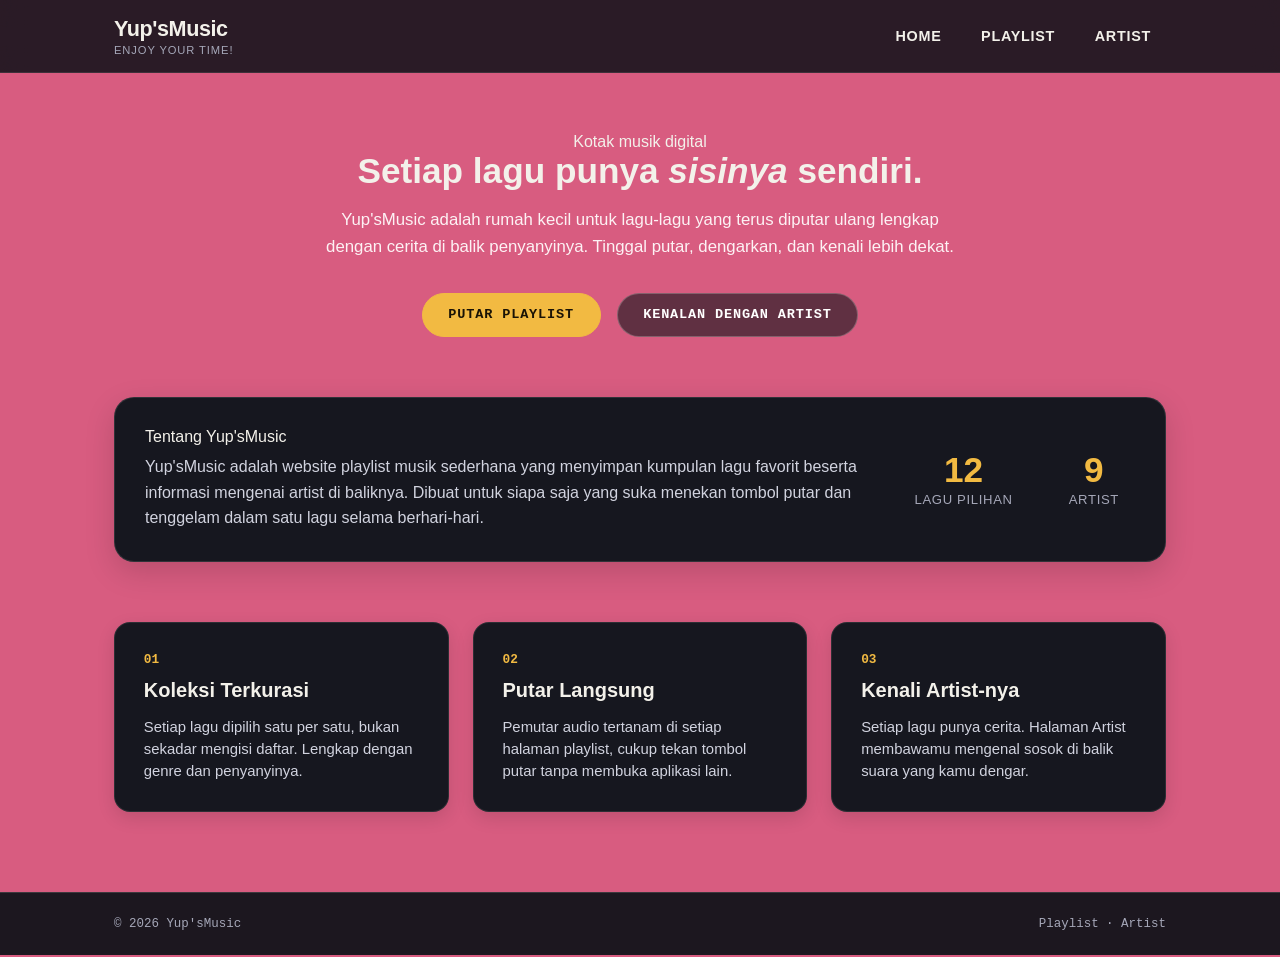
<file: index.html>
<!doctype html>
<html lang="id">
  <head>
    <meta charset="UTF-8" />
    <meta name="viewport" content="width=device-width, initial-scale=1.0" />
    <title>Yup'sMusic __ Kotak Musik Favoritmu</title>
    <link rel="stylesheet" href="css/style.css" />
  </head>

  <body>
    <header class="site-header">
      <div class="header-inner">
        <a class="logo" href="index.html">
          <span>
            Yup'sMusic
            <small>enjoy your time!</small>
          </span>
        </a>

        <nav class="site-nav">
          <ul>
            <li><a href="index.html">Home</a></li>
            <li><a href="playlist.html">Playlist</a></li>
            <li><a href="artist.html">Artist</a></li>
          </ul>
        </nav>
      </div>
    </header>

    <main>
      <section class="step">
        <div class="step-grid">
          <div>
            <span>Kotak musik digital</span>
            <h2>Setiap lagu punya <em>sisinya</em> sendiri.</h2>
            <p class="step-lede">
              Yup'sMusic adalah rumah kecil untuk lagu-lagu yang terus
              diputar ulang lengkap dengan cerita di balik penyanyinya.
              Tinggal putar, dengarkan, dan kenali lebih dekat.
            </p>

            <div class="step-actions">
              <a class="btn btn-playlist" href="playlist.html">Putar Playlist</a>
              <a class="btn btn-artist" href="artist.html">Kenalan dengan Artist</a>
            </div>
          </div>
        </div>
      </section>

      <section class="section">
        <div class="container">
          <div class="about">
            <div>
              <span>Tentang Yup'sMusic</span>
              <p>
                Yup'sMusic adalah website playlist musik sederhana yang
                menyimpan kumpulan lagu favorit beserta informasi mengenai
                artist di baliknya. Dibuat untuk siapa saja yang suka
                menekan tombol putar dan tenggelam dalam satu lagu selama
                berhari-hari.
              </p>
            </div>
            <div class="about-box">
              <div class="about-item">
                <strong>12</strong>
                <span>Lagu Pilihan</span>
              </div>
              <div class="about-item">
                <strong>9</strong>
                <span>Artist</span>
              </div>
            </div>
          </div>
        </div>
      </section>

<section class="section">
        <div class="container">
          <div class="box-grid">
            <div class="box-card">
              <span class="number">01</span>
              <h3>Koleksi Terkurasi</h3>
              <p>
                Setiap lagu dipilih satu per satu, bukan sekadar mengisi
                daftar. Lengkap dengan genre dan penyanyinya.
              </p>
            </div>

            <div class="box-card">
              <span class="number">02</span>
              <h3>Putar Langsung</h3>
              <p>
                Pemutar audio tertanam di setiap halaman playlist, cukup
                tekan tombol putar tanpa membuka aplikasi lain.
              </p>
            </div>

            <div class="box-card">
              <span class="number">03</span>
              <h3>Kenali Artist-nya</h3>
              <p>
                Setiap lagu punya cerita. Halaman Artist membawamu mengenal
                sosok di balik suara yang kamu dengar.
              </p>
            </div>
          </div>
        </div>
      </section>
    </main>
    
    <footer class="site-footer">
      <div class="footer-inner">
        <span>&copy; 2026 Yup'sMusic</span>
        <span><a href="playlist.html">Playlist</a> · <a href="artist.html">Artist</a></span>
      </div>
    </footer>
  </body>
</html>
</file>
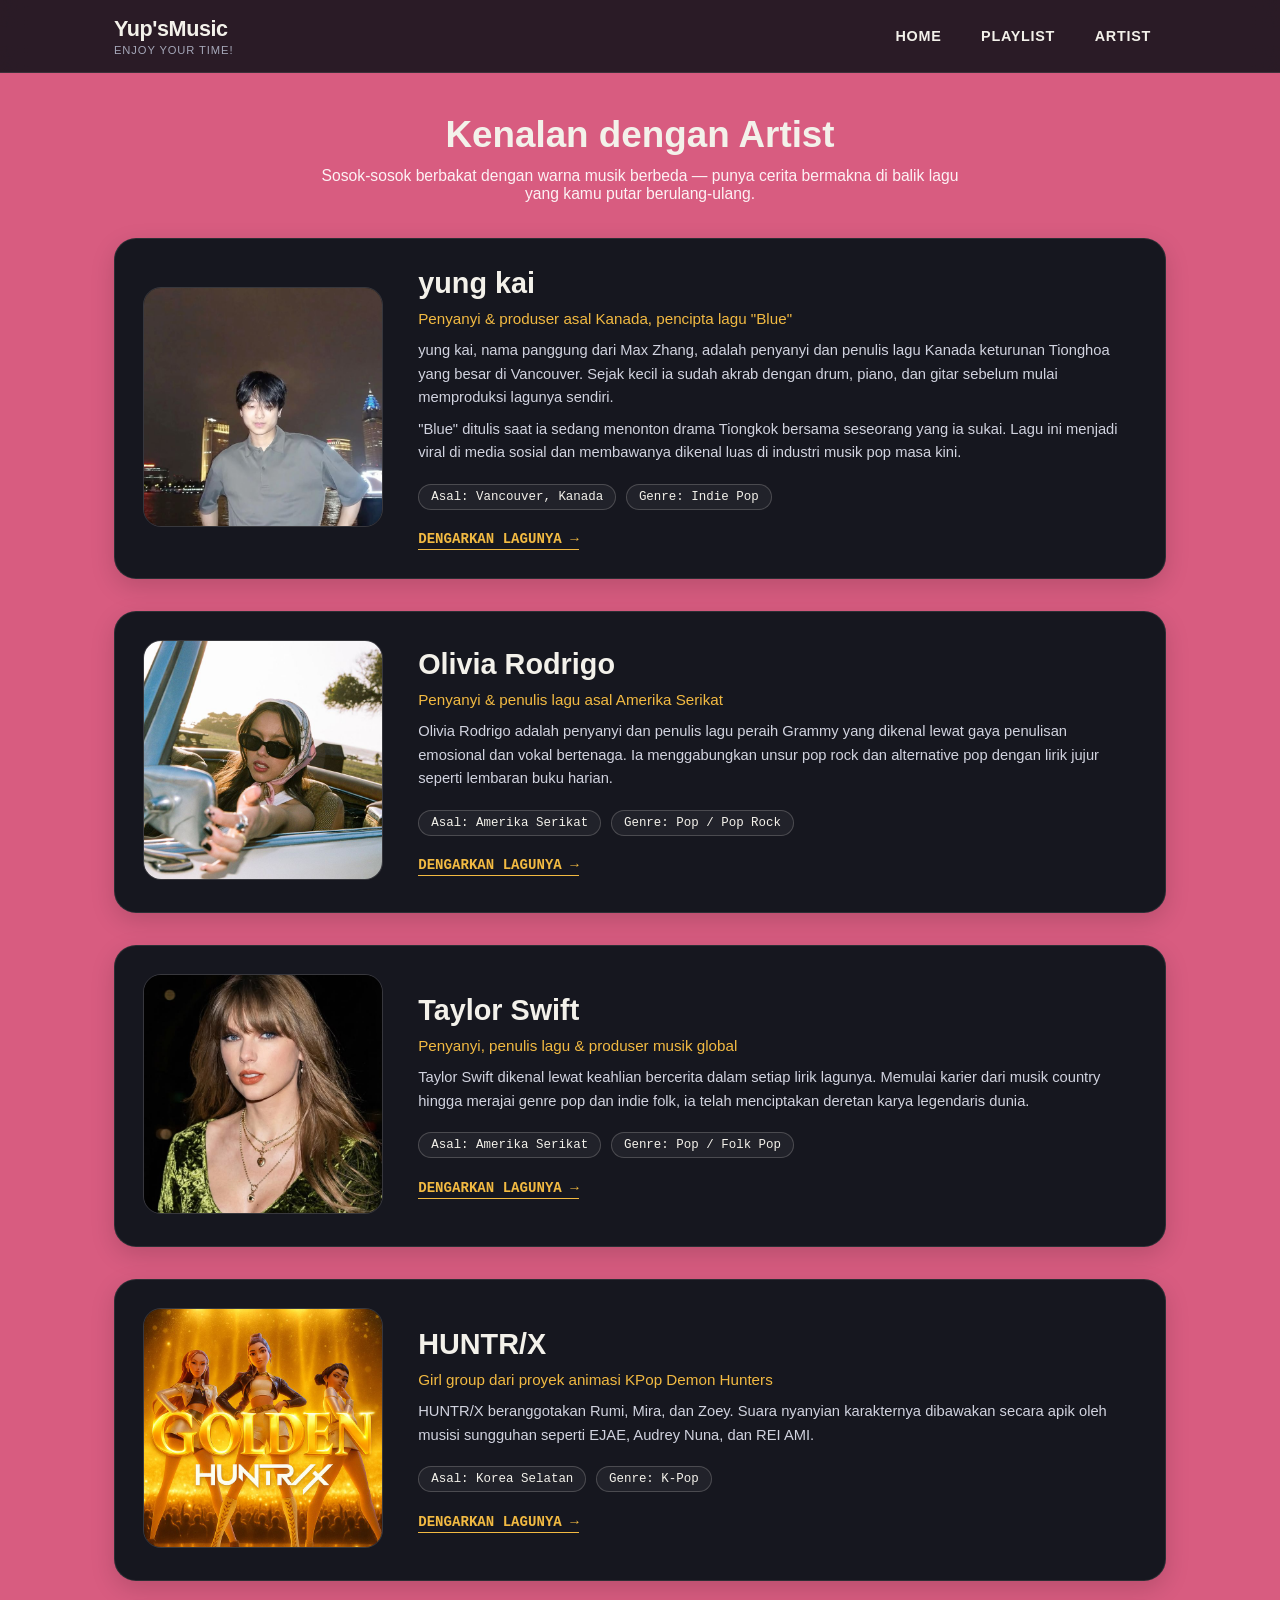
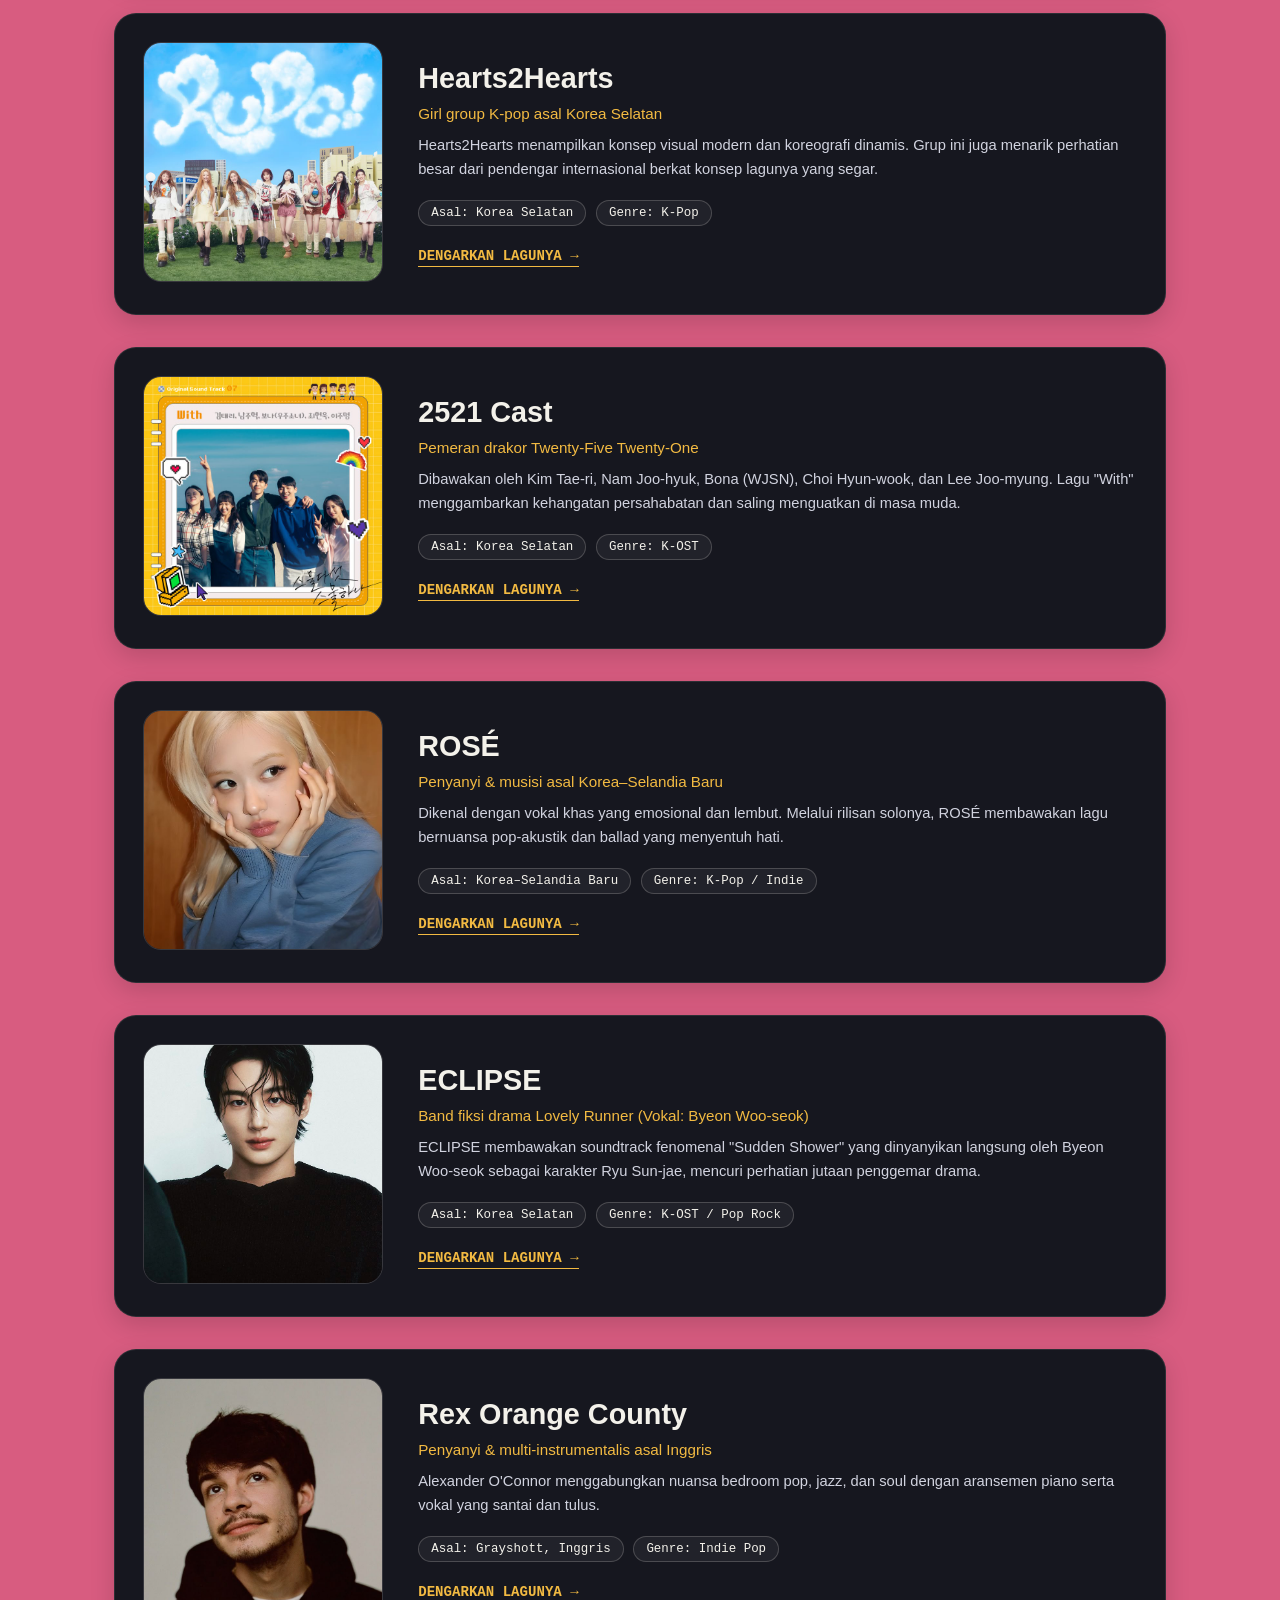
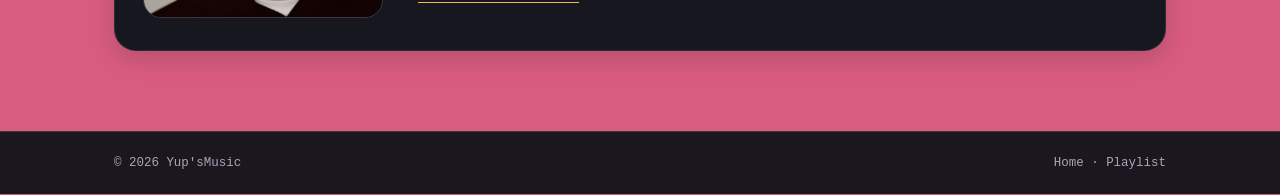
<file: artist.html>
<!doctype html>
<html lang="id">
  <head>
    <meta charset="UTF-8" />
    <meta name="viewport" content="width=device-width, initial-scale=1.0" />
    <title>Artist — Yup'sMusic</title>
    <meta
      name="description"
      content="Kenali lebih dekat yung kai dan HUNTR/X, penyanyi di balik lagu-lagu di Yup'sMusic."
    />
    <link rel="stylesheet" href="css/style.css" />
  </head>

  <body>
    <header class="site-header">
      <div class="header-inner">
        <a class="logo" href="index.html">
          <span>
            Yup'sMusic
            <small>enjoy your time!</small>
          </span>
        </a>

        <nav class="site-nav">
          <ul>
            <li><a href="index.html">Home</a></li>
            <li><a href="playlist.html">Playlist</a></li>
            <li><a href="artist.html">Artist</a></li>
          </ul>
        </nav>
      </div>
    </header>

<main>
      <section class="section">
        <div class="container">
          <h1>Kenalan dengan Artist</h1>
          <p class="sesi-awal">
            Sosok-sosok berbakat dengan warna musik berbeda — punya cerita bermakna di balik lagu yang kamu putar berulang-ulang.
          </p>

          <div class="artist-list">
            <!-- 1. yung kai -->
            <article class="artist-block">
              <div>
                <img class="artist-img" src="image/Yungkai.jpg" alt="yung kai" />
              </div>
              <div>
                <h2>yung kai</h2>
                <p class="artist-subtitle">Penyanyi &amp; produser asal Kanada, pencipta lagu "Blue"</p>
                <div class="artist-desc">
                  <p>
                    yung kai, nama panggung dari Max Zhang, adalah penyanyi dan penulis lagu Kanada keturunan Tionghoa yang besar di Vancouver. Sejak kecil ia sudah akrab dengan drum, piano, dan gitar sebelum mulai memproduksi lagunya sendiri.
                  </p>
                  <p>
                    "Blue" ditulis saat ia sedang menonton drama Tiongkok bersama seseorang yang ia sukai. Lagu ini menjadi viral di media sosial dan membawanya dikenal luas di industri musik pop masa kini.
                  </p>
                </div>
                <div class="artist-info">
                  <span class="info">Asal: Vancouver, Kanada</span>
                  <span class="info">Genre: Indie Pop</span>
                </div>
                <a class="artist-link" href="playlist.html">Dengarkan lagunya &rarr;</a>
              </div>
            </article>

            <!-- 2. Olivia Rodrigo -->
            <article class="artist-block">
              <div>
                <img class="artist-img" src="image/olivia.jpg" alt="Olivia Rodrigo" />
              </div>
              <div>
                <h2>Olivia Rodrigo</h2>
                <p class="artist-subtitle">Penyanyi &amp; penulis lagu asal Amerika Serikat</p>
                <div class="artist-desc">
                  <p>
                    Olivia Rodrigo adalah penyanyi dan penulis lagu peraih Grammy yang dikenal lewat gaya penulisan emosional dan vokal bertenaga. Ia menggabungkan unsur pop rock dan alternative pop dengan lirik jujur seperti lembaran buku harian.
                  </p>
                </div>
                <div class="artist-info">
                  <span class="info">Asal: Amerika Serikat</span>
                  <span class="info">Genre: Pop / Pop Rock</span>
                </div>
                <a class="artist-link" href="playlist.html">Dengarkan lagunya &rarr;</a>
              </div>
            </article>

            <!-- 3. Taylor Swift -->
            <article class="artist-block">
              <div>
                <img class="artist-img" src="image/taylor.jpg" alt="Taylor Swift" />
              </div>
              <div>
                <h2>Taylor Swift</h2>
                <p class="artist-subtitle">Penyanyi, penulis lagu &amp; produser musik global</p>
                <div class="artist-desc">
                  <p>
                    Taylor Swift dikenal lewat keahlian bercerita dalam setiap lirik lagunya. Memulai karier dari musik country hingga merajai genre pop dan indie folk, ia telah menciptakan deretan karya legendaris dunia.
                  </p>
                </div>
                <div class="artist-info">
                  <span class="info">Asal: Amerika Serikat</span>
                  <span class="info">Genre: Pop / Folk Pop</span>
                </div>
                <a class="artist-link" href="playlist.html">Dengarkan lagunya &rarr;</a>
              </div>
            </article>

            <!-- 4. HUNTR/X -->
            <article class="artist-block">
              <div>
                <img class="artist-img" src="image/golden.jpg" alt="HUNTR/X" />
              </div>
              <div>
                <h2>HUNTR/X</h2>
                <p class="artist-subtitle">Girl group dari proyek animasi KPop Demon Hunters</p>
                <div class="artist-desc">
                  <p>
                    HUNTR/X beranggotakan Rumi, Mira, dan Zoey. Suara nyanyian karakternya dibawakan secara apik oleh musisi sungguhan seperti EJAE, Audrey Nuna, dan REI AMI.
                  </p>
                </div>
                <div class="artist-info">
                  <span class="info">Asal: Korea Selatan</span>
                  <span class="info">Genre: K-Pop</span>
                </div>
                <a class="artist-link" href="playlist.html">Dengarkan lagunya &rarr;</a>
              </div>
            </article>

            <!-- 5. Hearts2Hearts -->
            <article class="artist-block">
              <div>
                <img class="artist-img" src="image/rude.jpg" alt="Hearts2Hearts" />
              </div>
              <div>
                <h2>Hearts2Hearts</h2>
                <p class="artist-subtitle">Girl group K-pop asal Korea Selatan</p>
                <div class="artist-desc">
                  <p>
                    Hearts2Hearts menampilkan konsep visual modern dan koreografi dinamis. Grup ini juga menarik perhatian besar dari pendengar internasional berkat konsep lagunya yang segar.
                  </p>
                </div>
                <div class="artist-info">
                  <span class="info">Asal: Korea Selatan</span>
                  <span class="info">Genre: K-Pop</span>
                </div>
                <a class="artist-link" href="playlist.html">Dengarkan lagunya &rarr;</a>
              </div>
            </article>

            <!-- 6. 2521 Cast -->
            <article class="artist-block">
              <div>
                <img class="artist-img" src="image/with.jpg" alt="Cast Twenty-Five Twenty-One" />
              </div>
              <div>
                <h2>2521 Cast</h2>
                <p class="artist-subtitle">Pemeran drakor Twenty-Five Twenty-One</p>
                <div class="artist-desc">
                  <p>
                    Dibawakan oleh Kim Tae-ri, Nam Joo-hyuk, Bona (WJSN), Choi Hyun-wook, dan Lee Joo-myung. Lagu "With" menggambarkan kehangatan persahabatan dan saling menguatkan di masa muda.
                  </p>
                </div>
                <div class="artist-info">
                  <span class="info">Asal: Korea Selatan</span>
                  <span class="info">Genre: K-OST</span>
                </div>
                <a class="artist-link" href="playlist.html">Dengarkan lagunya &rarr;</a>
              </div>
            </article>

            <!-- 7. ROSÉ -->
            <article class="artist-block">
              <div>
                <img class="artist-img" src="image/Rosé.jpg" alt="ROSÉ" />
              </div>
              <div>
                <h2>ROSÉ</h2>
                <p class="artist-subtitle">Penyanyi &amp; musisi asal Korea–Selandia Baru</p>
                <div class="artist-desc">
                  <p>
                    Dikenal dengan vokal khas yang emosional dan lembut. Melalui rilisan solonya, ROSÉ membawakan lagu bernuansa pop-akustik dan ballad yang menyentuh hati.
                  </p>
                </div>
                <div class="artist-info">
                  <span class="info">Asal: Korea–Selandia Baru</span>
                  <span class="info">Genre: K-Pop / Indie</span>
                </div>
                <a class="artist-link" href="playlist.html">Dengarkan lagunya &rarr;</a>
              </div>
            </article>

            <!-- 8. ECLIPSE -->
            <article class="artist-block">
              <div>
                <img class="artist-img" src="image/sunjae.jpg" alt="ECLIPSE" />
              </div>
              <div>
                <h2>ECLIPSE</h2>
                <p class="artist-subtitle">Band fiksi drama Lovely Runner (Vokal: Byeon Woo-seok)</p>
                <div class="artist-desc">
                  <p>
                    ECLIPSE membawakan soundtrack fenomenal "Sudden Shower" yang dinyanyikan langsung oleh Byeon Woo-seok sebagai karakter Ryu Sun-jae, mencuri perhatian jutaan penggemar drama.
                  </p>
                </div>
                <div class="artist-info">
                  <span class="info">Asal: Korea Selatan</span>
                  <span class="info">Genre: K-OST / Pop Rock</span>
                </div>
                <a class="artist-link" href="playlist.html">Dengarkan lagunya &rarr;</a>
              </div>
            </article>

            <!-- 9. Rex Orange County -->
            <article class="artist-block">
              <div>
                <img class="artist-img" src="image/rex.jpg" alt="Rex Orange County" />
              </div>
              <div>
                <h2>Rex Orange County</h2>
                <p class="artist-subtitle">Penyanyi &amp; multi-instrumentalis asal Inggris</p>
                <div class="artist-desc">
                  <p>
                    Alexander O'Connor menggabungkan nuansa bedroom pop, jazz, dan soul dengan aransemen piano serta vokal yang santai dan tulus.
                  </p>
                </div>
                <div class="artist-info">
                  <span class="info">Asal: Grayshott, Inggris</span>
                  <span class="info">Genre: Indie Pop</span>
                </div>
                <a class="artist-link" href="playlist.html">Dengarkan lagunya &rarr;</a>
              </div>
            </article>
          </div>
        </div>
      </section>
    </main>
    
    <footer class="site-footer">
      <div class="footer-inner">
        <span>&copy; 2026 Yup'sMusic</span>
        <span><a href="index.html">Home</a> · <a href="playlist.html">Playlist</a></span>
      </div>
    </footer>
  </body>
</html>
</file>
<file: css/style.css>
* {
  box-sizing: border-box;
  margin: 0;
  padding: 0;
}

body {
  font-family: 'Segoe UI', Arial, sans-serif;
  background-color: #d85c80; /* Warna pinkish-berry yang lebih elegan & kontras */
  color: #f3f1ea;
  display: flex;
  flex-direction: column;
  min-height: 100vh;
}

a {
  color: inherit;
  text-decoration: none;
}

ul {
  list-style: none;
}

/* ============================================================
   CONTAINER UTAMA (Agar tidak ngepas ke pinggir layar)
   ============================================================ */
.container {
  width: 100%;
  max-width: 1100px;
  margin-inline: auto;
  padding-inline: 24px;
}

/* Header & Navigasi */
.site-header {
  position: sticky;
  top: 0;
  z-index: 100;
  backdrop-filter: blur(12px);
  -webkit-backdrop-filter: blur(12px);
  background: rgba(18, 19, 26, 0.88);
  border-bottom: 1px solid rgba(243, 241, 234, 0.1);
}

.header-inner {
  width: 100%;
  max-width: 1100px;
  margin-inline: auto;
  display: flex;
  align-items: center;
  justify-content: space-between;
  padding: 16px 24px;
  flex-wrap: wrap;
  gap: 1rem;
}

.logo {
  display: flex;
  align-items: center;
  font-size: 1.35rem;
  font-weight: 700;
  letter-spacing: -0.02em;
}

.logo small {
  display: block;
  font-size: 0.7rem;
  font-weight: 400;
  color: #a5a7b8;
  text-transform: uppercase;
  letter-spacing: 0.08em;
  margin-top: 2px;
}

nav.site-nav ul {
  display: flex;
  gap: 0.6rem;
  font-size: 0.9rem;
  font-weight: 600;
  text-transform: uppercase;
  letter-spacing: 0.05em;
}

nav.site-nav a {
  display: inline-block;
  padding: 6px 14px;
  border-radius: 999px;
  color: #f3f1ea;
  border: 1px solid transparent;
  transition: all 0.25s ease;
}

nav.site-nav a:hover {
  border-color: rgba(243, 241, 234, 0.3);
  background: rgba(243, 100, 123, 0.35);
}

main {
  flex: 1;
  padding-bottom: 50px;
}

.section {
  padding: 30px 0;
}

/* Tipografi Header */
h1 {
  font-size: 2.3rem;
  line-height: 1.2;
  font-weight: 700;
  text-align: center;
  margin-top: 10px;
}

h2 {
  font-size: 1.6rem;
  margin-bottom: 10px;
  font-weight: 700;
}

h3 {
  font-size: 1.25rem;
  margin-bottom: 6px;
  font-weight: 600;
}

.sesi-awal {
  padding-top: 10px;
  color: #fdf2f4;
  font-size: 0.98rem;
  margin-bottom: 35px;
  text-align: center;
  max-width: 650px;
  margin-inline: auto;
}

/* Hero / Step Section */
.step {
  padding: 60px 0 30px;
  text-align: center;
}

.step-badge {
  display: inline-block;
  font-family: monospace;
  font-size: 0.8rem;
  text-transform: uppercase;
  background: rgba(18, 19, 26, 0.4);
  padding: 4px 12px;
  border-radius: 999px;
  margin-bottom: 12px;
  letter-spacing: 0.08em;
}

.step h2 {
  font-size: 2.2rem;
  max-width: 700px;
  margin-inline: auto;
}

.step-lede {
  color: #fdf2f4;
  font-size: 1.05rem;
  text-align: center;
  max-width: 650px;
  margin: 1rem auto 2rem;
  line-height: 1.6;
}

.step-actions {
  display: flex;
  gap: 1rem;
  flex-wrap: wrap;
  justify-content: center;
  align-items: center;
}

.btn {
  font-family: monospace;
  font-size: 0.85rem;
  letter-spacing: 0.06em;
  text-transform: uppercase;
  padding: 0.85rem 1.6rem;
  border-radius: 999px;
  border: 1px solid rgba(243, 241, 234, 0.25);
  display: inline-flex;
  align-items: center;
  gap: 0.5rem;
  font-weight: 600;
  transition: all 0.25s ease;
}

.btn:hover {
  transform: translateY(-2px);
}

.btn-playlist {
  background: #f2ba42;
  color: #1a1305;
  border-color: #f2ba42;
  font-weight: 700;
}

.btn-playlist:hover {
  background: #ffd375;
}

.btn-artist {
  color: white;
  background: rgba(18, 19, 26, 0.6);
}

.btn-artist:hover {
  border-color: white;
  background: rgba(18, 19, 26, 0.85);
}

/* Kotak Tentang Kami (About Box) */
.about {
  background: #16171f;
  border: 1px solid rgba(243, 241, 234, 0.12);
  border-radius: 20px;
  padding: 30px;
  display: grid;
  grid-template-columns: 1fr auto;
  gap: 2rem;
  align-items: center;
  box-shadow: 0 10px 30px rgba(0, 0, 0, 0.15);
}

.about p {
  margin-top: 8px;
  line-height: 1.6;
  color: #d1d3df;
}

.about-box {
  display: flex;
  gap: 1.5rem;
}

.about-item {
  text-align: center;
  padding: 0 1rem;
}

.about-item strong {
  display: block;
  font-size: 2.2rem;
  color: #f2ba42;
}

.about-item span {
  font-size: 0.82rem;
  color: #a5a7b8;
  text-transform: uppercase;
  letter-spacing: 0.05em;
}

/* Grid Card 3 Kolom */
.box-grid {
  display: grid;
  grid-template-columns: repeat(auto-fit, minmax(280px, 1fr));
  gap: 1.5rem;
}

.box-card {
  background: #16171f;
  border: 1px solid rgba(243, 241, 234, 0.1);
  border-radius: 16px;
  padding: 1.8rem;
  transition: transform 0.25s ease, border-color 0.25s ease;
  box-shadow: 0 6px 18px rgba(0, 0, 0, 0.12);
}

.box-card:hover {
  border-color: rgba(243, 241, 234, 0.25);
  transform: translateY(-4px);
}

.box-card p {
  padding-top: 8px;
  color: #d1d3df;
  font-size: 0.93rem;
  line-height: 1.5;
}

.number {
  font-family: monospace;
  font-size: 0.8rem;
  color: #f2ba42;
  display: block;
  margin-bottom: 12px;
  font-weight: 700;
}

/* ============================================================
   HALAMAN PLAYLIST
   ============================================================ */
.playlist-list {
  display: flex;
  flex-direction: column;
  gap: 1.4rem;
}

.playlist-item {
  background: #16171f;
  border: 1px solid rgba(243, 241, 234, 0.1);
  border-radius: 20px;
  padding: 1.6rem;
  display: grid;
  grid-template-columns: 140px 1fr;
  gap: 1.8rem;
  align-items: center;
  box-shadow: 0 8px 24px rgba(0, 0, 0, 0.15);
}

.playlist-cover {
  width: 140px;
  height: 140px;
  object-fit: cover;
  border-radius: 14px;
  border: 1px solid rgba(243, 241, 234, 0.15);
}

.track-info {
  display: flex;
  gap: 0.6rem;
  align-items: center;
  color: #d1d3df;
  font-size: 0.85rem;
  margin: 6px 0 10px;
  flex-wrap: wrap;
}

.tagd {
  background: rgba(242, 186, 66, 0.15);
  color: #f2ba42;
  border: 1px solid rgba(242, 186, 66, 0.35);
  border-radius: 999px;
  padding: 2px 10px;
  font-size: 0.78rem;
  font-weight: 600;
}

.track-kutipan {
  color: #e5e7ef;
  font-size: 0.9rem;
  font-style: italic;
  line-height: 1.5;
  margin-bottom: 1rem;
}

audio {
  width: 100%;
  height: 38px;
  border-radius: 999px;
}

/* ============================================================
   HALAMAN ARTIST
   ============================================================ */
.artist-list {
  display: flex;
  flex-direction: column;
  gap: 2rem;
}

.artist-block {
  background: #16171f;
  border: 1px solid rgba(243, 241, 234, 0.1);
  border-radius: 22px;
  display: grid;
  grid-template-columns: 240px 1fr;
  gap: 2.2rem;
  align-items: center;
  padding: 28px;
  box-shadow: 0 8px 24px rgba(0, 0, 0, 0.15);
}

.artist-img {
  width: 100%;
  aspect-ratio: 1;
  object-fit: cover;
  border-radius: 18px;
  border: 1px solid rgba(243, 241, 234, 0.15);
}

.artist-block h2 {
  font-size: 1.8rem;
}

.artist-subtitle {
  color: #f2ba42;
  font-size: 0.95rem;
  margin-bottom: 12px;
}

.artist-desc p {
  color: #d1d3df;
  line-height: 1.6;
  font-size: 0.92rem;
  margin-bottom: 8px;
}

.artist-info {
  display: flex;
  flex-wrap: wrap;
  gap: 0.6rem;
  margin: 1.2rem 0;
}

.info {
  font-family: monospace;
  font-size: 0.78rem;
  color: #f3f1ea;
  border: 1px solid rgba(243, 241, 234, 0.2);
  border-radius: 999px;
  padding: 5px 12px;
  background: rgba(255, 255, 255, 0.05);
}

.artist-link {
  display: inline-block;
  font-family: monospace;
  font-size: 0.88rem;
  font-weight: 700;
  text-transform: uppercase;
  color: #f2ba42;
  border-bottom: 1.5px solid #f2ba42;
  padding-bottom: 2px;
  transition: all 0.2s ease;
}

.artist-link:hover {
  color: #ffffff;
  border-color: #ffffff;
}

/* Footer */
.site-footer {
  border-top: 1px solid rgba(243, 241, 234, 0.15);
  background: rgba(18, 19, 26, 0.95);
  padding: 24px 0;
}

.footer-inner {
  width: 100%;
  max-width: 1100px;
  margin-inline: auto;
  padding-inline: 24px;
  display: flex;
  justify-content: space-between;
  align-items: center;
  flex-wrap: wrap;
  gap: 1rem;
  color: #a5a7b8;
  font-family: monospace;
  font-size: 0.78rem;
}

.footer-inner a:hover {
  color: #f2ba42;
}

/* Responsif untuk Layar Tablet & HP */
@media (max-width: 768px) {
  .artist-block {
    grid-template-columns: 1fr;
    text-align: center;
  }
  .artist-img {
    max-width: 220px;
    margin: 0 auto;
  }
  .artist-info {
    justify-content: center;
  }
  .playlist-item {
    grid-template-columns: 1fr;
    text-align: center;
  }
  .playlist-cover {
    margin: 0 auto;
  }
  .track-info {
    justify-content: center;
  }
  .about {
    grid-template-columns: 1fr;
    text-align: center;
  }
  .about-box {
    justify-content: center;
  }
}
</file>
